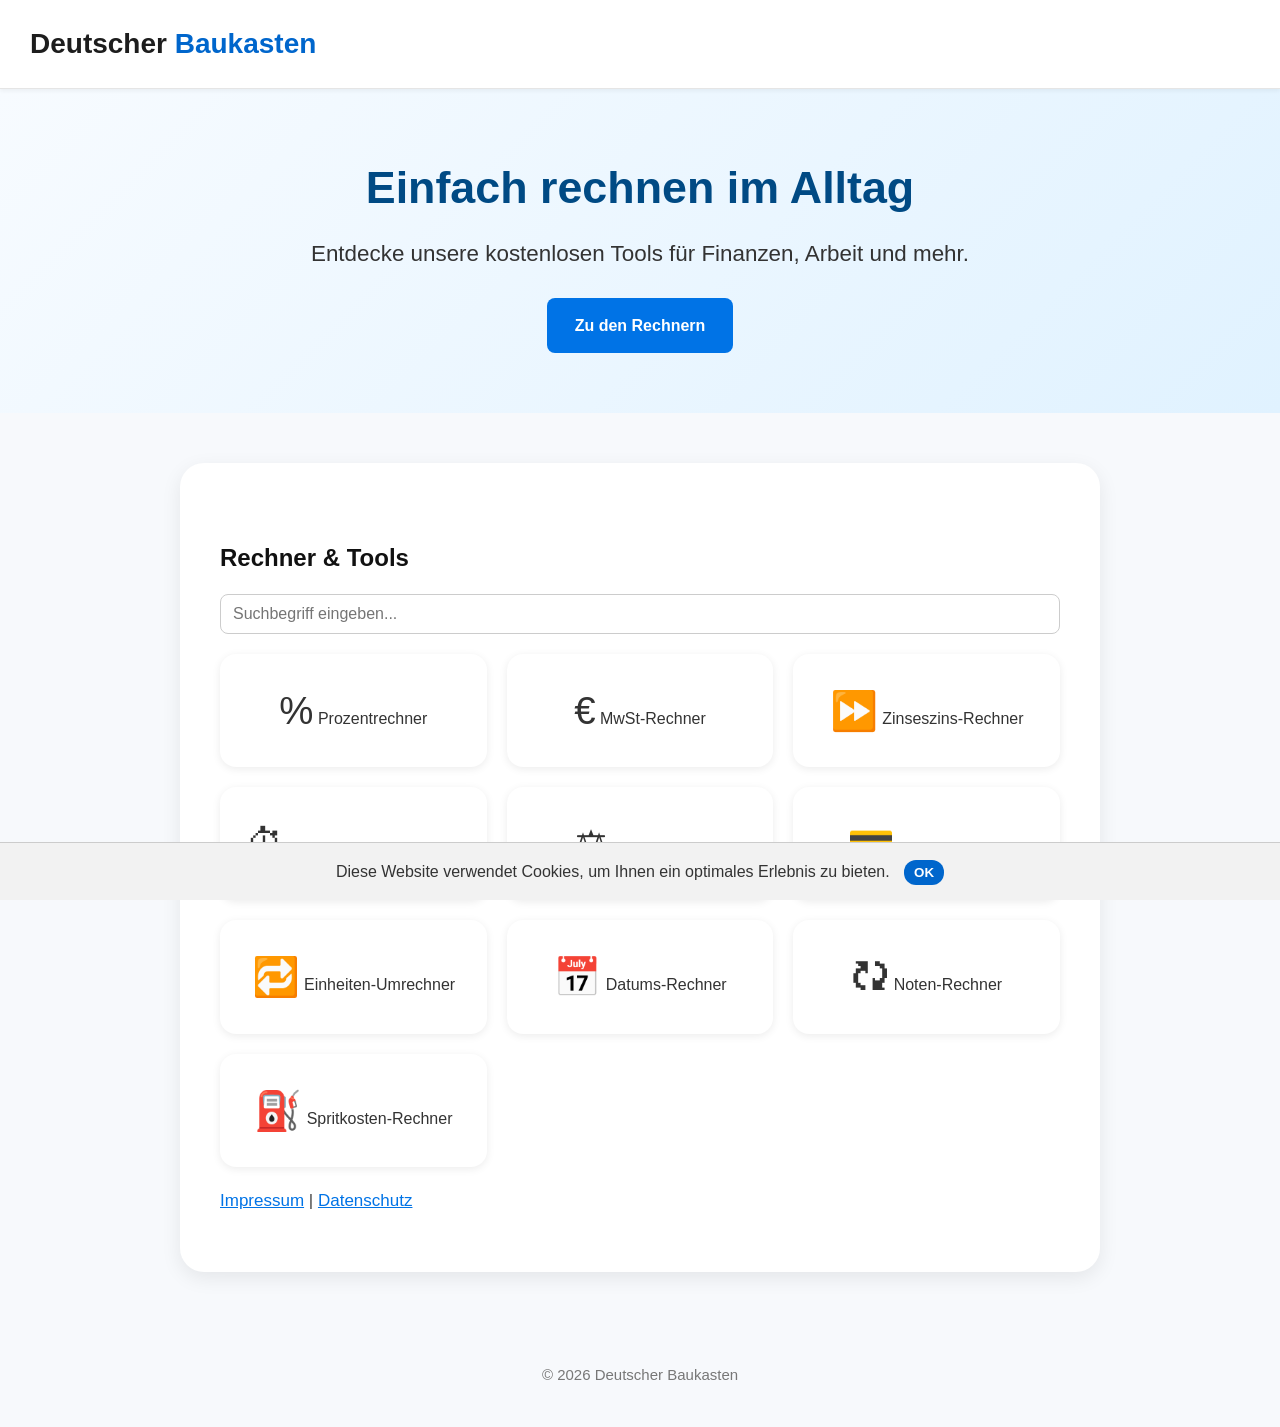
<file: index.html>
<!DOCTYPE html>
<html lang="de">
<head>
  <meta charset="UTF-8">
  <meta name="viewport" content="width=device-width, initial-scale=1.0">
  <title>Deutscher Baukasten – Kostenlose Online-Rechner</title>
  <meta name="description" content="Kostenlose Online-Rechner und Tools für Alltag, Finanzen, Arbeit und mehr – Deutscher Baukasten">
  <meta name="keywords" content="Prozentrechner, Mehrwertsteuer, MwSt, Zinseszins, Arbeitsstunden, BMI, Kreditrechner, Einheiten umrechnen, Datumsrechner, Notenrechner, Spritkosten">
  <link rel="stylesheet" href="styles.css">
  <link rel="canonical" href="https://deutscherbaukasten.de/">
</head>
<body>
  <header>
    <div class="logo">Deutscher <span>Baukasten</span></div>
  </header>
  <main>
    <section class="hero">
      <div class="hero-content">
        <h1>Einfach rechnen im Alltag</h1>
        <p>Entdecke unsere kostenlosen Tools für Finanzen, Arbeit und mehr.</p>
        <a href="#tools" class="cta-button">Zu den Rechnern</a>
      </div>
    </section>
    <div class="wrapper">
      <div class="card">
        <h2 id="tools">Rechner &amp; Tools</h2>
        <div class="search-container">
          <input type="text" id="search" placeholder="Suchbegriff eingeben..." onkeyup="filterList()">
        </div>
        <div class="tool-grid">
          <a class="tool-card" href="prozentrechner.html">
            <span class="tool-icon">%</span>
            <span>Prozentrechner</span>
          </a>
          <a class="tool-card" href="mwst-rechner.html">
            <span class="tool-icon">&#x20AC;</span>
            <span>MwSt-Rechner</span>
          </a>
          <a class="tool-card" href="zinseszins-rechner.html">
            <span class="tool-icon">&#x23E9;</span>
            <span>Zinseszins-Rechner</span>
          </a>
          <a class="tool-card" href="arbeitsstunden-rechner.html">
            <span class="tool-icon">&#x23F1;</span>
            <span>Arbeitsstunden-Rechner</span>
          </a>
          <a class="tool-card" href="bmi-rechner.html">
            <span class="tool-icon">&#x2696;</span>
            <span>BMI-Rechner</span>
          </a>
          <a class="tool-card" href="kredit-rechner.html">
            <span class="tool-icon">&#x1F4B3;</span>
            <span>Kredit-Rechner</span>
          </a>
          <a class="tool-card" href="einheiten-umrechner.html">
            <span class="tool-icon">&#x1F501;</span>
            <span>Einheiten-Umrechner</span>
          </a>
          <a class="tool-card" href="datums-rechner.html">
            <span class="tool-icon">&#x1F4C5;</span>
            <span>Datums-Rechner</span>
          </a>
          <a class="tool-card" href="noten-rechner.html">
            <span class="tool-icon">&#x1F5D8;</span>
            <span>Noten-Rechner</span>
          </a>
          <a class="tool-card" href="spritkosten-rechner.html">
            <span class="tool-icon">&#x26FD;</span>
            <span>Spritkosten-Rechner</span>
          </a>
        </div>
        <p style="margin-top: 20px;">
          <a href="impressum.html" class="legal-link">Impressum</a> | 
          <a href="datenschutz.html" class="legal-link">Datenschutz</a>
        </p>
      </div>
    </div>
  </main>
  <footer>
    &copy; 2026 Deutscher Baukasten
  </footer>
  <div id="cookie-banner" style="display:none;position:fixed;bottom:0;left:0;right:0;background:#f2f2f2;border-top:1px solid #ccc;padding:15px;text-align:center;">
    <span>Diese Website verwendet Cookies, um Ihnen ein optimales Erlebnis zu bieten.</span>
    <button id="accept-cookies" style="margin-left:10px;padding:5px 10px;">OK</button>
  </div>
  <script>
    function filterList() {
      var input = document.getElementById('search');
      var filter = input.value.toLowerCase();
      var cards = document.querySelectorAll('.tool-grid .tool-card');
      cards.forEach(function(card) {
        var text = card.textContent.toLowerCase();
        card.style.display = text.includes(filter) ? '' : 'none';
      });
    }
    (function() {
      var banner = document.getElementById('cookie-banner');
      var accept = document.getElementById('accept-cookies');
      if (!localStorage.getItem('cookies-accepted')) {
        banner.style.display = 'block';
      }
      accept.addEventListener('click', function() {
        localStorage.setItem('cookies-accepted', 'true');
        banner.style.display = 'none';
      });
    })();
  </script>
</body>
</html>
</file>
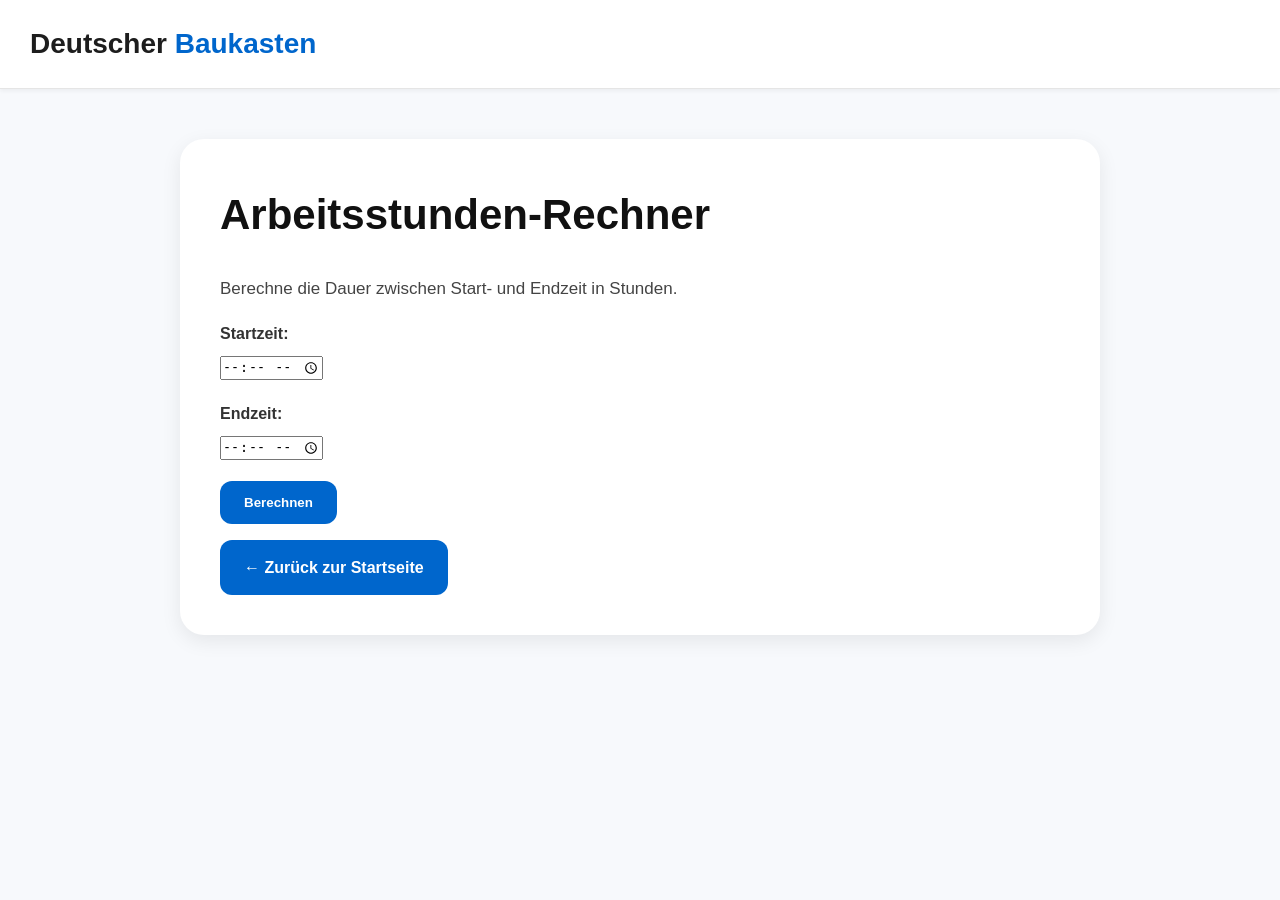
<file: arbeitsstunden-rechner.html>
<!DOCTYPE html>
<html lang="de">
<head>
  <meta charset="UTF-8">
  <meta name="viewport" content="width=device-width, initial-scale=1.0">
  <title>Arbeitsstunden-Rechner - Deutscher Baukasten</title>
  <link rel="stylesheet" href="styles.css">
</head>
<body>
  <header>
    <div class="logo">Deutscher <span>Baukasten</span></div>
  </header>
  <div class="wrapper">
    <div class="card">
      <h1>Arbeitsstunden-Rechner</h1>
      <p>Berechne die Dauer zwischen Start- und Endzeit in Stunden.</p>
      <div class="form-group">
        <label for="start">Startzeit:</label>
        <input type="time" id="start">
      </div>
      <div class="form-group">
        <label for="ende">Endzeit:</label>
        <input type="time" id="ende">
      </div>
      <button onclick="berechnen()">Berechnen</button>
      <p id="ergebnis" style="font-weight:bold; margin-top:10px;"></p>
      <a class="back-button" href="index.html">← Zurück zur Startseite</a>
    </div>
  </div>
  <script>
    function berechnen() {
      var start = document.getElementById('start').value;
      var ende = document.getElementById('ende').value;
      if (start === '' || ende === '') {
        document.getElementById('ergebnis').textContent = 'Bitte Start- und Endzeit eingeben.';
        return;
      }
      var startDate = new Date('1970-01-01T' + start + 'Z');
      var endDate = new Date('1970-01-01T' + ende + 'Z');
      var diffMs = endDate - startDate;
      if (diffMs < 0) {
        diffMs += 24 * 60 * 60 * 1000;
      }
      var hours = diffMs / (1000 * 60 * 60);
      document.getElementById('ergebnis').textContent = 'Dauer: ' + hours.toFixed(2) + ' Stunden';
    }
  </script>
</body>
</html>
</file>
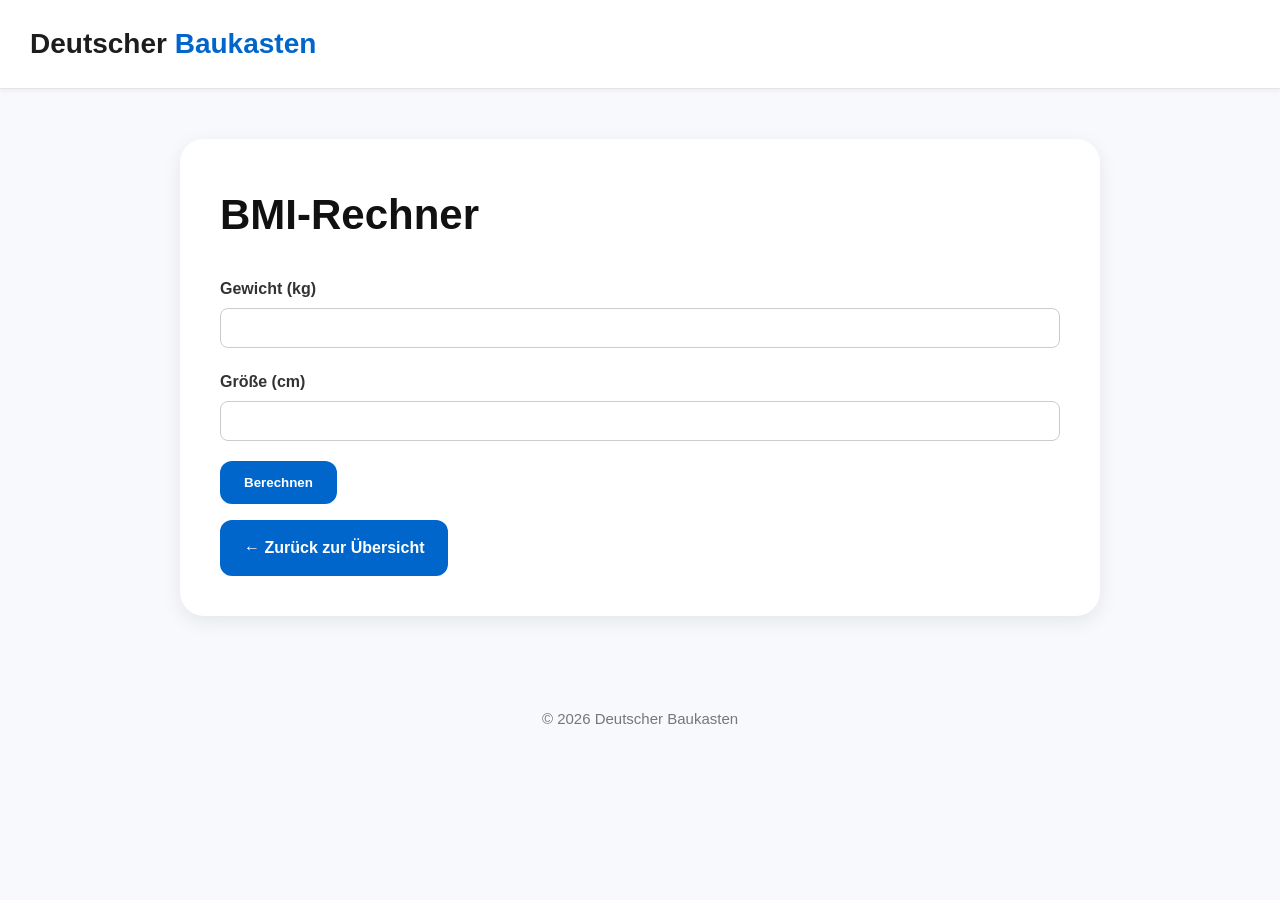
<file: bmi-rechner.html>
<!DOCTYPE html>
<html lang="de">
<head>
  <meta charset="UTF-8">
  <meta name="viewport" content="width=device-width, initial-scale=1.0">
  <title>BMI-Rechner - Deutscher Baukasten</title>
  <link rel="stylesheet" href="styles.css">
</head>
<body>
  <header>
    <div class="logo">Deutscher <span>Baukasten</span></div>
  </header>
  <div class="wrapper">
    <div class="card">
      <h1>BMI-Rechner</h1>
      <form id="bmi-form">
        <div class="form-group">
          <label for="weight">Gewicht (kg)</label>
          <input type="number" id="weight" step="0.1" required>
        </div>
        <div class="form-group">
          <label for="height">Größe (cm)</label>
          <input type="number" id="height" step="0.1" required>
        </div>
        <button type="button" id="bmi-calc">Berechnen</button>
      </form>
      <p id="bmi-result"></p>
      <a class="back-button" href="index.html">← Zurück zur Übersicht</a>
    </div>
  </div>
  <footer>
    © 2026 Deutscher Baukasten
  </footer>
  <script>
    document.getElementById('bmi-calc').addEventListener('click', function() {
      const weight = parseFloat(document.getElementById('weight').value);
      const height = parseFloat(document.getElementById('height').value);
      if (weight > 0 && height > 0) {
        const bmi = weight / Math.pow((height/100), 2);
        document.getElementById('bmi-result').textContent = 'BMI: ' + bmi.toFixed(2);
      } else {
        document.getElementById('bmi-result').textContent = 'Bitte gültige Werte eingeben.';
      }
    });
  </script>
</body>
</html>
</file>
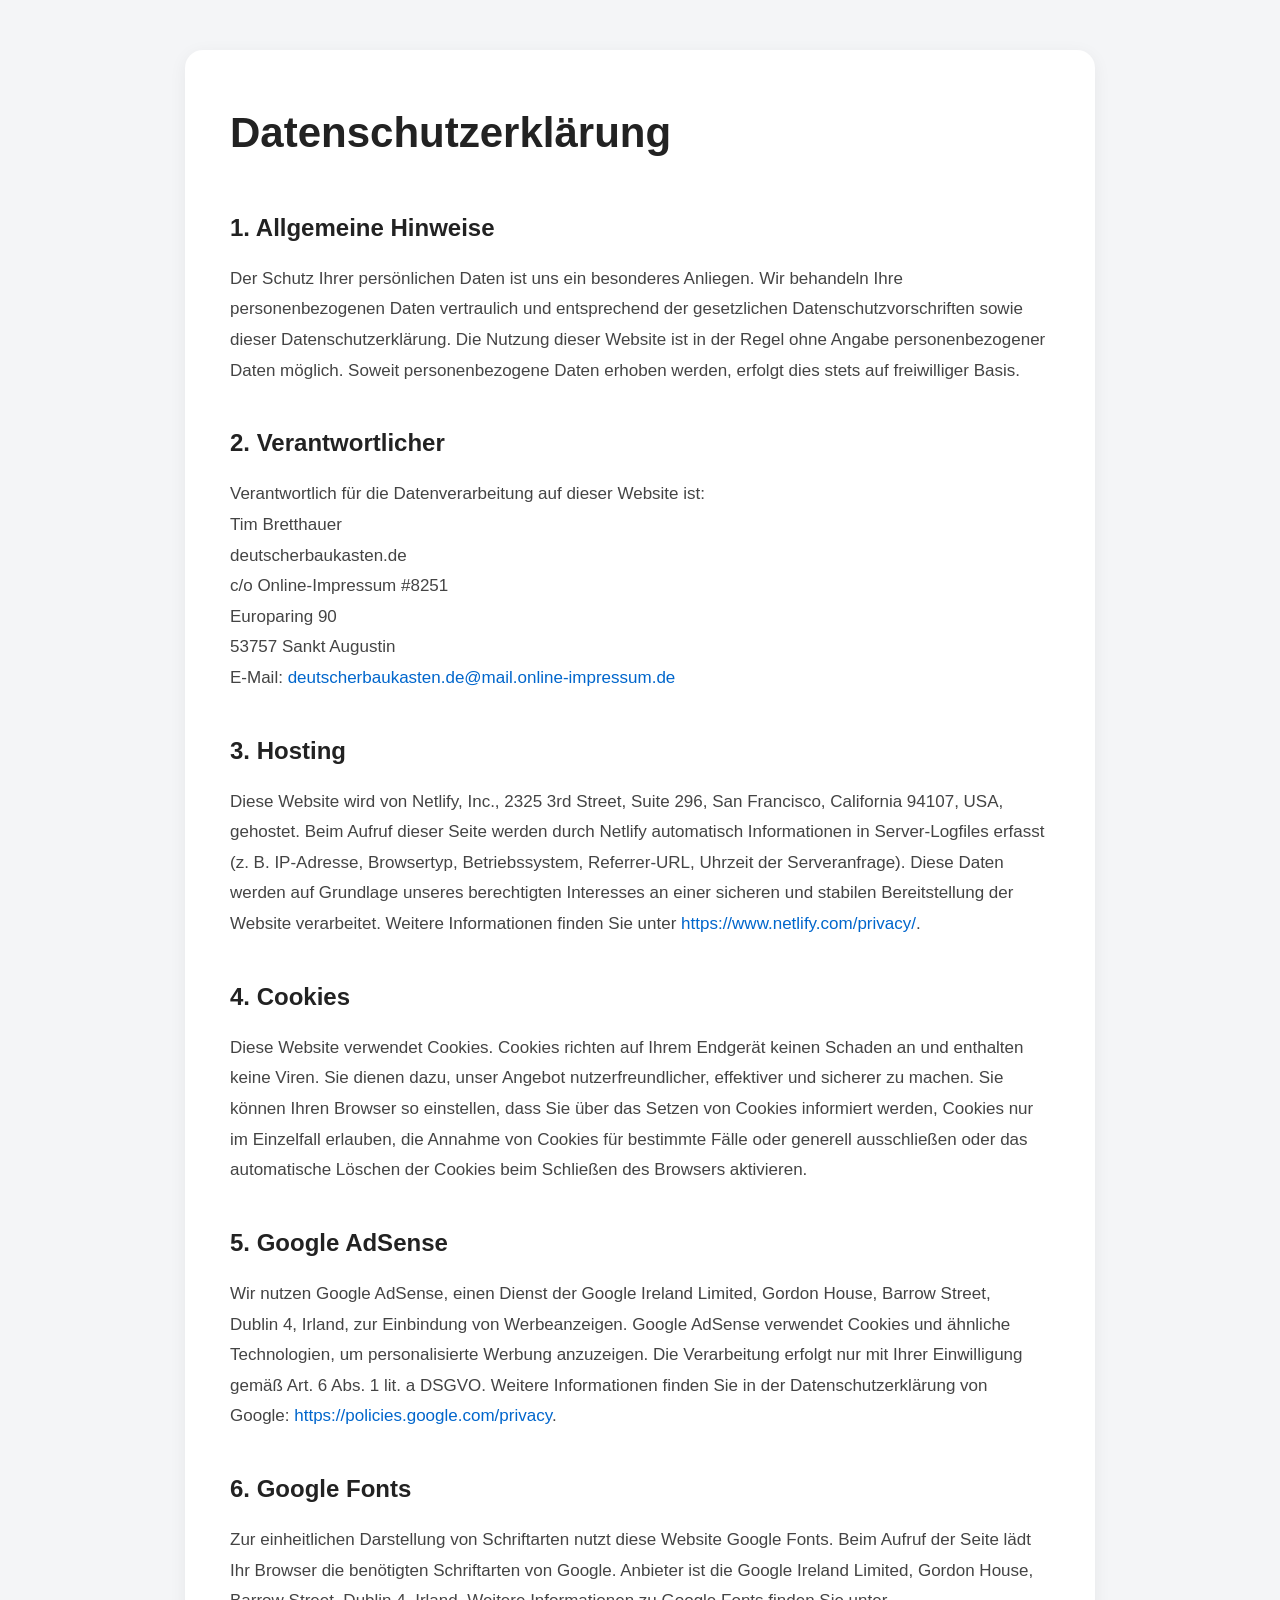
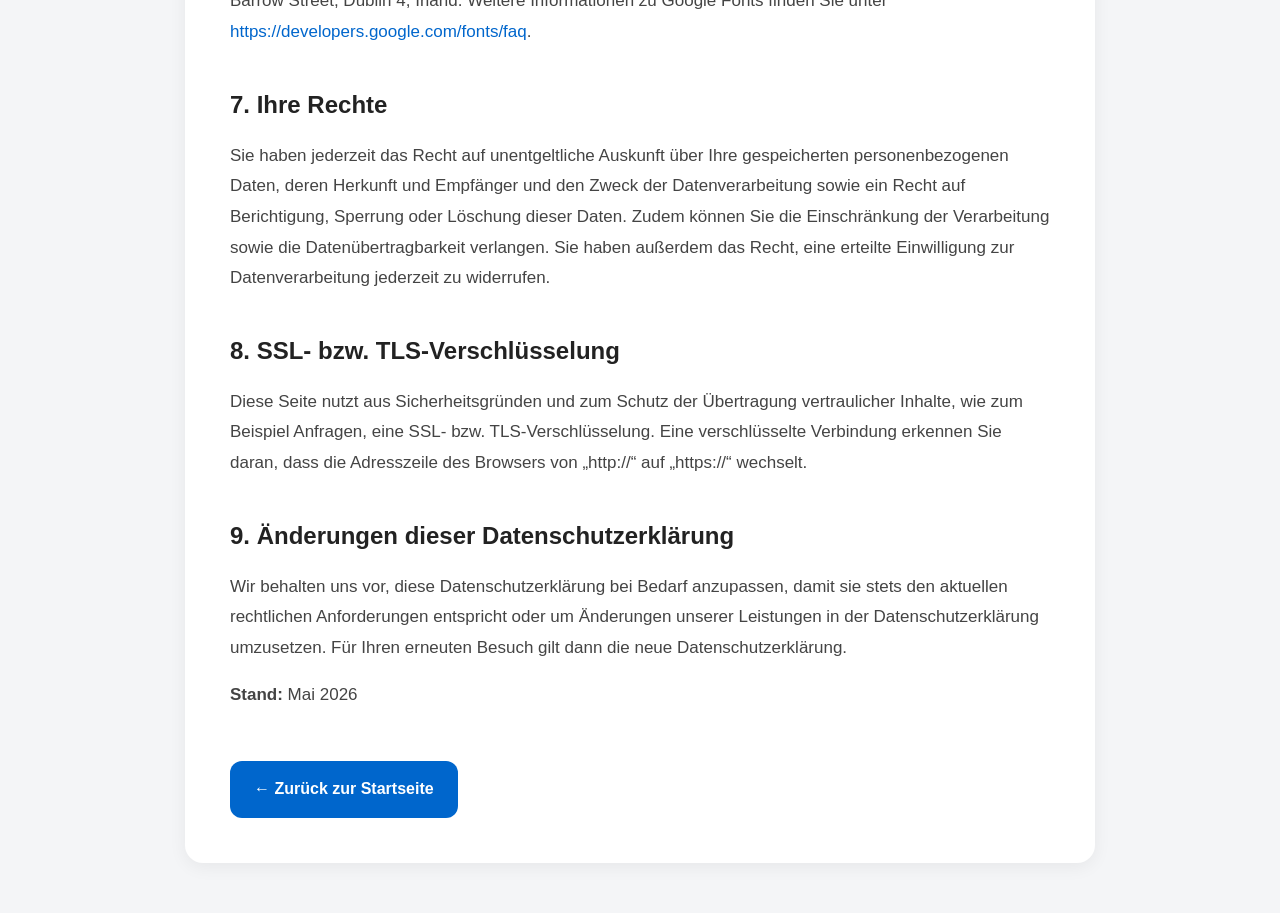
<file: datenschutz.html>
<!DOCTYPE html>
<html lang="de">
<head>
  <meta charset="UTF-8">
  <meta name="viewport" content="width=device-width, initial-scale=1.0">
  <title>Datenschutzerklärung | Deutscher Baukasten</title>
  <style>
    * {
      margin: 0;
      padding: 0;
      box-sizing: border-box;
    }
    body {
      font-family: Arial, Helvetica, sans-serif;
      background: #f4f5f7;
      color: #222;
      line-height: 1.8;
    }
    .wrapper {
      max-width: 950px;
      margin: 50px auto;
      padding: 0 20px;
    }
    .card {
      background: white;
      border-radius: 18px;
      padding: 45px;
      box-shadow: 0 4px 18px rgba(0,0,0,0.06);
    }
    h1 {
      font-size: 42px;
      margin-bottom: 25px;
    }
    h2 {
      margin-top: 35px;
      margin-bottom: 15px;
      font-size: 24px;
    }
    p {
      margin-bottom: 16px;
      color: #444;
      font-size: 17px;
    }
    a {
      color: #0066cc;
      text-decoration: none;
    }
    a:hover {
      text-decoration: underline;
    }
    .back-button {
      display: inline-block;
      margin-top: 35px;
      background: #0066cc;
      color: white;
      padding: 14px 24px;
      border-radius: 12px;
      font-weight: 600;
      text-decoration: none;
      transition: 0.2s ease;
    }
    .back-button:hover {
      background: #0052a3;
    }
  </style>
</head>
<body>
<div class="wrapper">
  <div class="card">
    <h1>Datenschutzerklärung</h1>

    <h2>1. Allgemeine Hinweise</h2>
    <p>
      Der Schutz Ihrer persönlichen Daten ist uns ein besonderes Anliegen. Wir behandeln Ihre personenbezogenen Daten vertraulich und entsprechend der gesetzlichen Datenschutzvorschriften sowie dieser Datenschutzerklärung. 
      Die Nutzung dieser Website ist in der Regel ohne Angabe personenbezogener Daten möglich. Soweit personenbezogene Daten erhoben werden, erfolgt dies stets auf freiwilliger Basis.
    </p>

    <h2>2. Verantwortlicher</h2>
    <p>
      Verantwortlich für die Datenverarbeitung auf dieser Website ist:<br>
      Tim Bretthauer<br>
      deutscherbaukasten.de<br>
      c/o Online-Impressum #8251<br>
      Europaring 90<br>
      53757 Sankt Augustin<br>
      E-Mail: <a href="mailto:deutscherbaukasten.de@mail.online-impressum.de">deutscherbaukasten.de@mail.online-impressum.de</a>
    </p>

    <h2>3. Hosting</h2>
    <p>
      Diese Website wird von Netlify, Inc., 2325 3rd Street, Suite&nbsp;296, San&nbsp;Francisco, California&nbsp;94107, USA, gehostet. Beim Aufruf dieser Seite werden durch Netlify automatisch Informationen in Server‑Logfiles erfasst (z.&nbsp;B. IP-Adresse, Browsertyp, Betriebssystem, Referrer‑URL, Uhrzeit der Serveranfrage). 
      Diese Daten werden auf Grundlage unseres berechtigten Interesses an einer sicheren und stabilen Bereitstellung der Website verarbeitet. Weitere Informationen finden Sie unter <a href="https://www.netlify.com/privacy/">https://www.netlify.com/privacy/</a>.
    </p>

    <h2>4. Cookies</h2>
    <p>
      Diese Website verwendet Cookies. Cookies richten auf Ihrem Endgerät keinen Schaden an und enthalten keine Viren. Sie dienen dazu, unser Angebot nutzerfreundlicher, effektiver und sicherer zu machen. 
      Sie können Ihren Browser so einstellen, dass Sie über das Setzen von Cookies informiert werden, Cookies nur im Einzelfall erlauben, die Annahme von Cookies für bestimmte Fälle oder generell ausschließen oder das automatische Löschen der Cookies beim Schließen des Browsers aktivieren.
    </p>

    <h2>5. Google AdSense</h2>
    <p>
      Wir nutzen Google&nbsp;AdSense, einen Dienst der Google Ireland Limited, Gordon House, Barrow Street, Dublin&nbsp;4, Irland, zur Einbindung von Werbeanzeigen. Google&nbsp;AdSense verwendet Cookies und ähnliche Technologien, um personalisierte Werbung anzuzeigen. 
      Die Verarbeitung erfolgt nur mit Ihrer Einwilligung gemäß Art.&nbsp;6&nbsp;Abs.&nbsp;1&nbsp;lit.&nbsp;a&nbsp;DSGVO. Weitere Informationen finden Sie in der Datenschutzerklärung von Google: <a href="https://policies.google.com/privacy">https://policies.google.com/privacy</a>.
    </p>

    <h2>6. Google Fonts</h2>
    <p>
      Zur einheitlichen Darstellung von Schriftarten nutzt diese Website Google&nbsp;Fonts. Beim Aufruf der Seite lädt Ihr Browser die benötigten Schriftarten von Google. Anbieter ist die Google Ireland Limited, Gordon House, Barrow Street, Dublin&nbsp;4, Irland. 
      Weitere Informationen zu Google&nbsp;Fonts finden Sie unter <a href="https://developers.google.com/fonts/faq">https://developers.google.com/fonts/faq</a>.
    </p>

    <h2>7. Ihre Rechte</h2>
    <p>
      Sie haben jederzeit das Recht auf unentgeltliche Auskunft über Ihre gespeicherten personenbezogenen Daten, deren Herkunft und Empfänger und den Zweck der Datenverarbeitung sowie ein Recht auf Berichtigung, Sperrung oder Löschung dieser Daten. 
      Zudem können Sie die Einschränkung der Verarbeitung sowie die Datenübertragbarkeit verlangen. Sie haben außerdem das Recht, eine erteilte Einwilligung zur Datenverarbeitung jederzeit zu widerrufen.
    </p>

    <h2>8. SSL‑ bzw. TLS‑Verschlüsselung</h2>
    <p>
      Diese Seite nutzt aus Sicherheitsgründen und zum Schutz der Übertragung vertraulicher Inhalte, wie zum Beispiel Anfragen, eine SSL‑ bzw. TLS‑Verschlüsselung. Eine verschlüsselte Verbindung erkennen Sie daran, dass die Adresszeile des Browsers von „http://“ auf „https://“ wechselt.
    </p>

    <h2>9. Änderungen dieser Datenschutzerklärung</h2>
    <p>
      Wir behalten uns vor, diese Datenschutzerklärung bei Bedarf anzupassen, damit sie stets den aktuellen rechtlichen Anforderungen entspricht oder um Änderungen unserer Leistungen in der Datenschutzerklärung umzusetzen. Für Ihren erneuten Besuch gilt dann die neue Datenschutzerklärung.
    </p>

    <p><strong>Stand:</strong> Mai&nbsp;2026</p>

    <a class="back-button" href="index.html">← Zurück zur Startseite</a>
  </div>
</div>
</body>
</html>
</file>
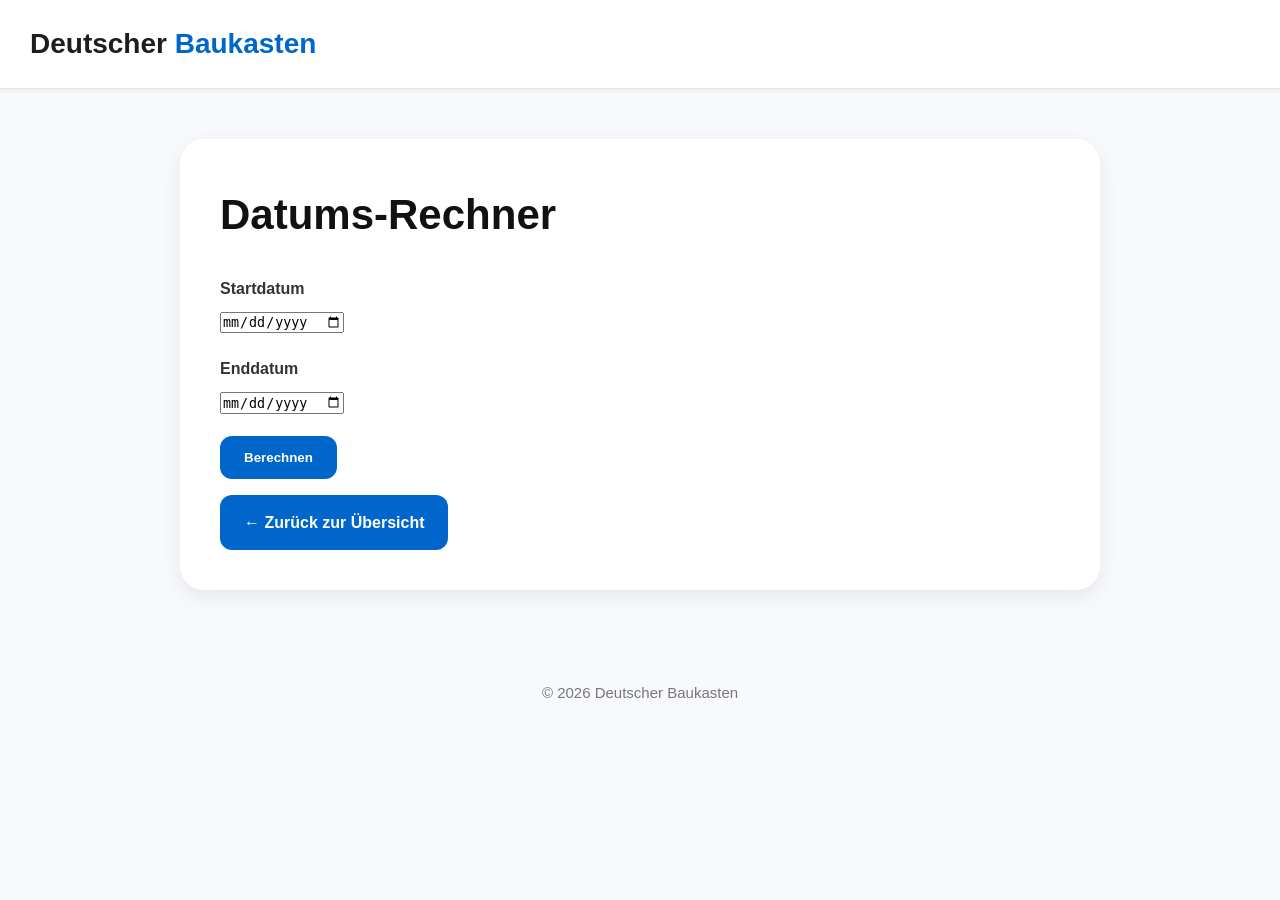
<file: datums-rechner.html>
<!DOCTYPE html>
<html lang="de">
<head>
  <meta charset="UTF-8">
  <meta name="viewport" content="width=device-width, initial-scale=1.0">
  <title>Datums-Rechner - Deutscher Baukasten</title>
  <link rel="stylesheet" href="styles.css">
</head>
<body>
  <header>
    <div class="logo">Deutscher <span>Baukasten</span></div>
  </header>
  <div class="wrapper">
    <div class="card">
      <h1>Datums-Rechner</h1>
      <form id="date-form">
        <div class="form-group">
          <label for="start-date">Startdatum</label>
          <input type="date" id="start-date" required>
        </div>
        <div class="form-group">
          <label for="end-date">Enddatum</label>
          <input type="date" id="end-date" required>
        </div>
        <button type="button" id="date-calc">Berechnen</button>
      </form>
      <p id="date-result"></p>
      <a class="back-button" href="index.html">← Zurück zur Übersicht</a>
    </div>
  </div>
  <footer>
    © 2026 Deutscher Baukasten
  </footer>
  <script>
    document.getElementById('date-calc').addEventListener('click', function() {
      const start = document.getElementById('start-date').value;
      const end = document.getElementById('end-date').value;
      if (start && end) {
        const startDate = new Date(start);
        const endDate = new Date(end);
        const diffMs = endDate - startDate;
        const diffDays = Math.round(diffMs / (1000 * 60 * 60 * 24));
        document.getElementById('date-result').textContent = 'Tage Unterschied: ' + diffDays;
      } else {
        document.getElementById('date-result').textContent = 'Bitte beide Daten wählen.';
      }
    });
  </script>
</body>
</html>
</file>
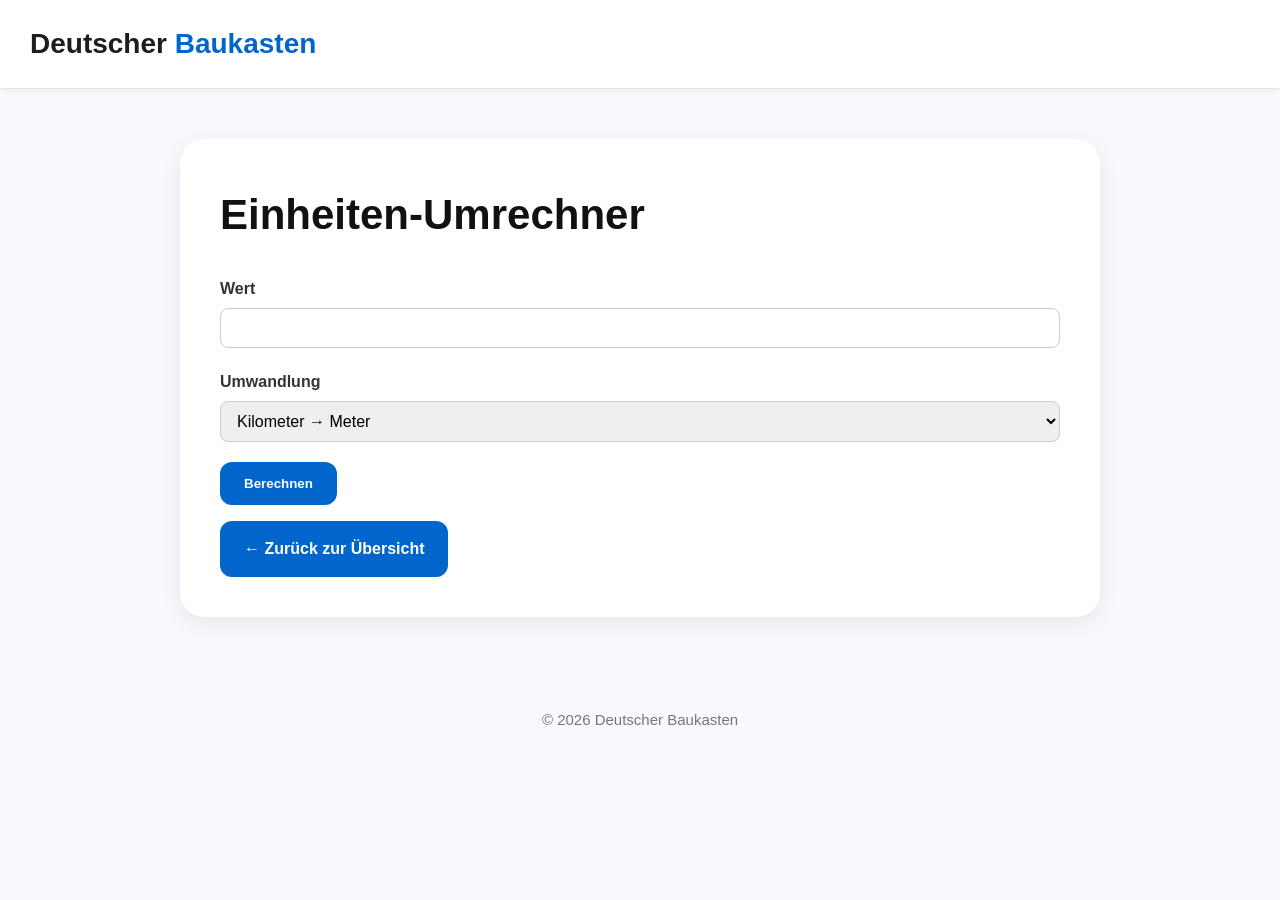
<file: einheiten-umrechner.html>
<!DOCTYPE html>
<html lang="de">
<head>
  <meta charset="UTF-8">
  <meta name="viewport" content="width=device-width, initial-scale=1.0">
  <title>Einheiten-Umrechner - Deutscher Baukasten</title>
  <link rel="stylesheet" href="styles.css">
</head>
<body>
  <header>
    <div class="logo">Deutscher <span>Baukasten</span></div>
  </header>
  <div class="wrapper">
    <div class="card">
      <h1>Einheiten-Umrechner</h1>
      <form id="convert-form">
        <div class="form-group">
          <label for="convert-value">Wert</label>
          <input type="number" id="convert-value" step="0.0001" required>
        </div>
        <div class="form-group">
          <label for="convert-type">Umwandlung</label>
          <select id="convert-type">
            <option value="km-m">Kilometer → Meter</option>
            <option value="m-km">Meter → Kilometer</option>
            <option value="kg-g">Kilogramm → Gramm</option>
            <option value="g-kg">Gramm → Kilogramm</option>
          </select>
        </div>
        <button type="button" id="convert-calc">Berechnen</button>
      </form>
      <p id="convert-result"></p>
      <a class="back-button" href="index.html">← Zurück zur Übersicht</a>
    </div>
  </div>
  <footer>
    © 2026 Deutscher Baukasten
  </footer>
  <script>
    document.getElementById('convert-calc').addEventListener('click', function() {
      const value = parseFloat(document.getElementById('convert-value').value);
      const type = document.getElementById('convert-type').value;
      let result = null;
      if (!isNaN(value)) {
        switch(type) {
          case 'km-m':
            result = value * 1000;
            break;
          case 'm-km':
            result = value / 1000;
            break;
          case 'kg-g':
            result = value * 1000;
            break;
          case 'g-kg':
            result = value / 1000;
            break;
        }
        document.getElementById('convert-result').textContent = 'Ergebnis: ' + result;
      } else {
        document.getElementById('convert-result').textContent = 'Bitte einen gültigen Wert eingeben.';
      }
    });
  </script>
</body>
</html>
</file>
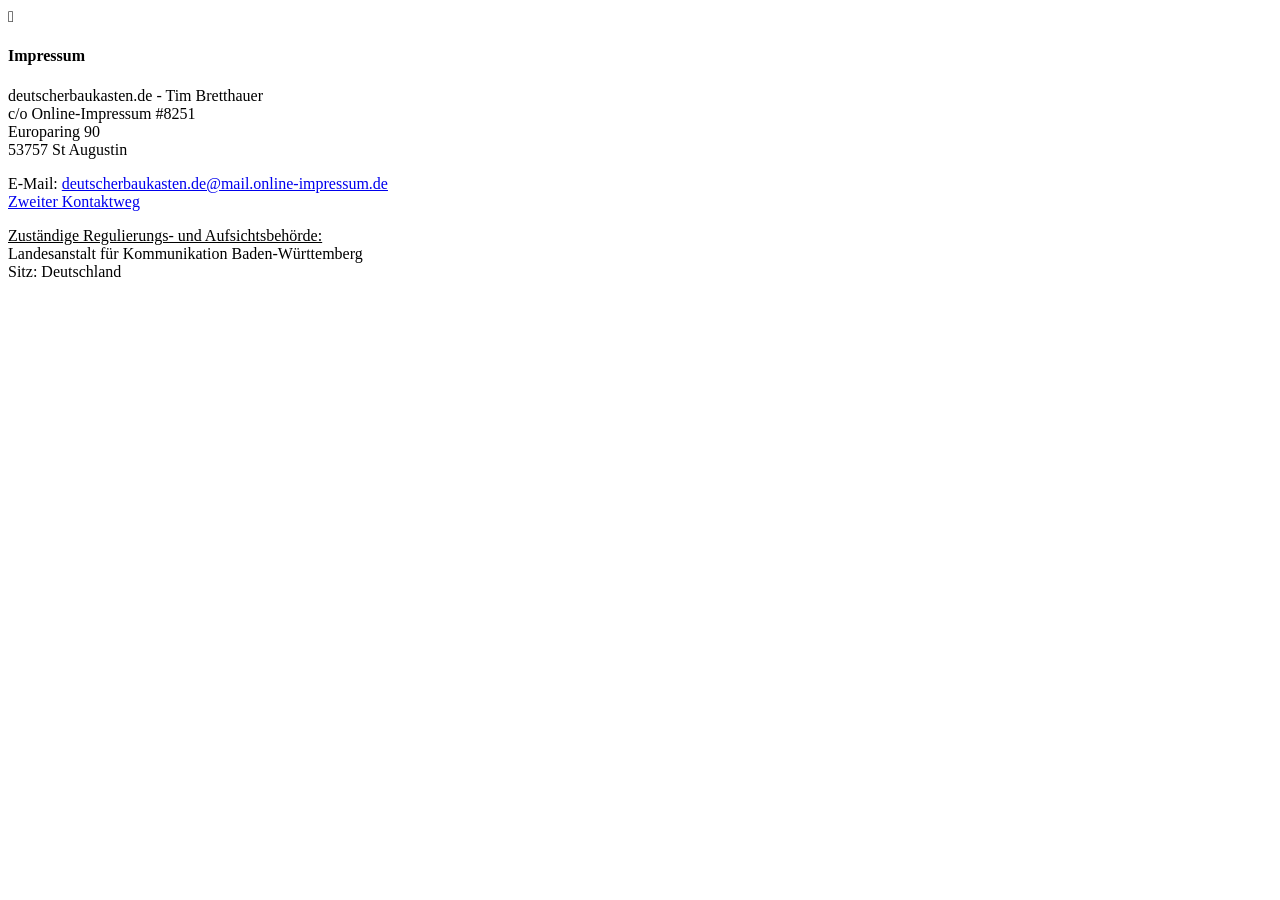
<file: impressum.html>
<!DOCTYPE html>
<html lang="de">
<head>
    <meta charset="UTF-8">
    <meta name="viewport" content="width=device-width, initial-scale=1.0">
    <title>Impressum | Deutscher Baukasten</title>
</head>
<body>

<div id="impressum" class="et_pb_module et_pb_blurb et_pb_blurb_0_tb_footer et_pb_text_align_left et_pb_blurb_position_left et_pb_bg_layout_light et_pb_blurb_position_left_tablet et_pb_blurb_position_top_phone">
    <div class="et_pb_blurb_content">
        <div class="et_pb_main_blurb_image">
            <span class="et_pb_image_wrap"><span class="et-waypoint et_pb_animation_top et_pb_animation_top_tablet et_pb_animation_top_phone et-pb-icon et-animated"></span></span>
        </div>
        <div class="et_pb_blurb_container">
            <h4 class="et_pb_module_header"><span>Impressum</span></h4>
            <div class="et_pb_blurb_description">
                <p>deutscherbaukasten.de - Tim Bretthauer<br>c/o Online-Impressum #8251<br>Europaring 90<br>53757 St Augustin</p>
                <p>E-Mail: <a href="mailto:deutscherbaukasten.de@mail.online-impressum.de">deutscherbaukasten.de@mail.online-impressum.de</a><br><a href="#Zweiter_Kontaktweg" data-trigger-click="Zweiter_Kontaktweg">Zweiter Kontaktweg</a></p>
                <p><u>Zuständige Regulierungs- und Aufsichtsbehörde:</u><br>Landesanstalt für Kommunikation Baden-Württemberg<br>Sitz: Deutschland</p>
            </div>
        </div>
    </div>
</div>

</body>
</html>
</file>
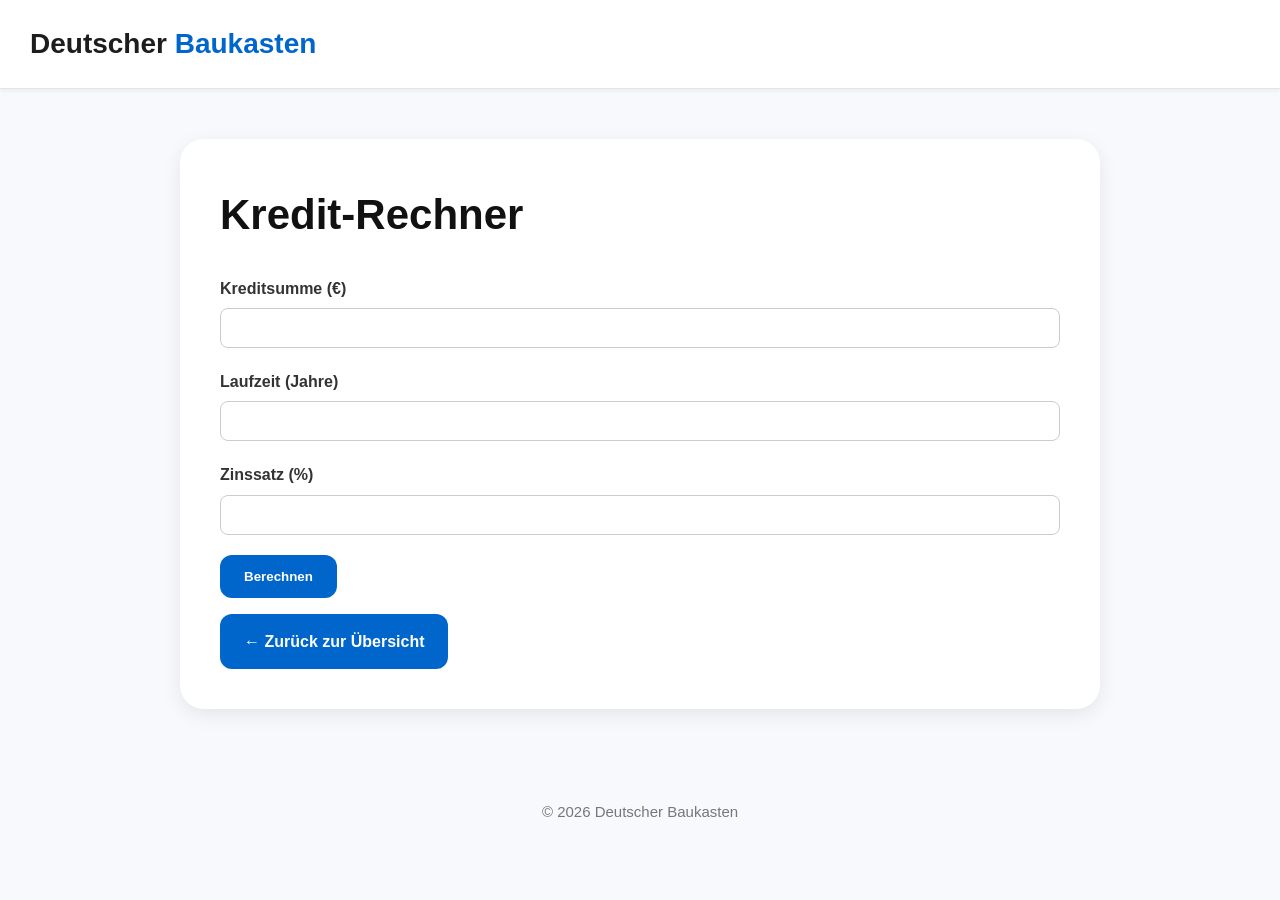
<file: kredit-rechner.html>
<!DOCTYPE html>
<html lang="de">
<head>
  <meta charset="UTF-8">
  <meta name="viewport" content="width=device-width, initial-scale=1.0">
  <title>Kredit-Rechner - Deutscher Baukasten</title>
  <link rel="stylesheet" href="styles.css">
</head>
<body>
  <header>
    <div class="logo">Deutscher <span>Baukasten</span></div>
  </header>
  <div class="wrapper">
    <div class="card">
      <h1>Kredit-Rechner</h1>
      <form id="loan-form">
        <div class="form-group">
          <label for="loan-amount">Kreditsumme (€)</label>
          <input type="number" id="loan-amount" step="0.01" required>
        </div>
        <div class="form-group">
          <label for="loan-years">Laufzeit (Jahre)</label>
          <input type="number" id="loan-years" step="1" required>
        </div>
        <div class="form-group">
          <label for="loan-rate">Zinssatz (%)</label>
          <input type="number" id="loan-rate" step="0.01" required>
        </div>
        <button type="button" id="loan-calc">Berechnen</button>
      </form>
      <p id="loan-result"></p>
      <a class="back-button" href="index.html">← Zurück zur Übersicht</a>
    </div>
  </div>
  <footer>
    © 2026 Deutscher Baukasten
  </footer>
  <script>
    document.getElementById('loan-calc').addEventListener('click', function() {
      const amount = parseFloat(document.getElementById('loan-amount').value);
      const years = parseFloat(document.getElementById('loan-years').value);
      const rate = parseFloat(document.getElementById('loan-rate').value);
      if (amount > 0 && years > 0 && rate >= 0) {
        const monthlyRate = rate / 100 / 12;
        const totalPayments = years * 12;
        const payment = (amount * monthlyRate) / (1 - Math.pow(1 + monthlyRate, -totalPayments));
        document.getElementById('loan-result').textContent = 'Monatliche Rate: ' + payment.toFixed(2) + ' €';
      } else {
        document.getElementById('loan-result').textContent = 'Bitte gültige Werte eingeben.';
      }
    });
  </script>
</body>
</html>
</file>
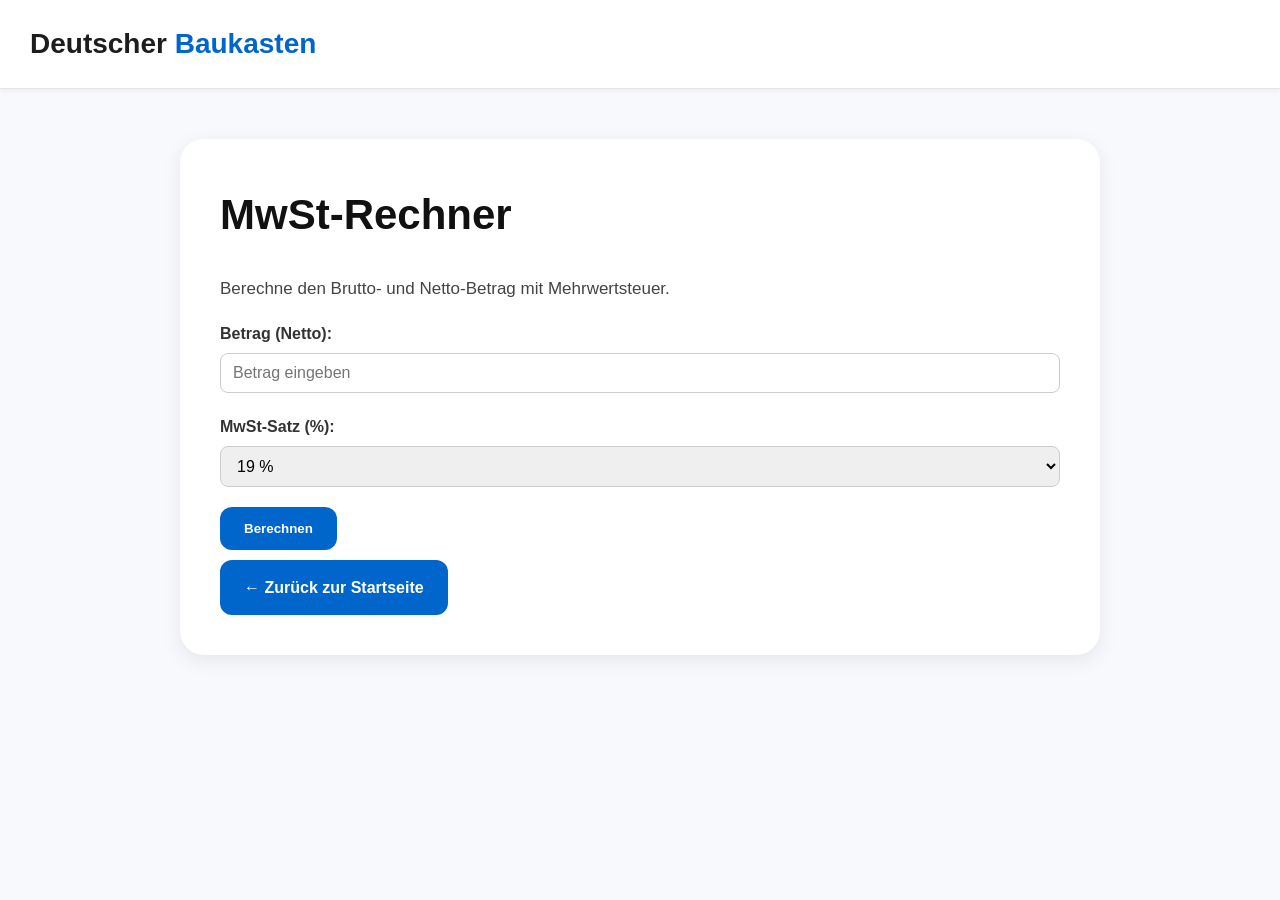
<file: mwst-rechner.html>
<!DOCTYPE html>
<html lang="de">
<head>
  <meta charset="UTF-8">
  <meta name="viewport" content="width=device-width, initial-scale=1.0">
  <title>MwSt-Rechner - Deutscher Baukasten</title>
  <link rel="stylesheet" href="styles.css">
</head>
<body>
  <header>
    <div class="logo">Deutscher <span>Baukasten</span></div>
  </header>
  <div class="wrapper">
    <div class="card">
      <h1>MwSt-Rechner</h1>
      <p>Berechne den Brutto- und Netto-Betrag mit Mehrwertsteuer.</p>
      <div class="form-group">
        <label for="betrag">Betrag (Netto):</label>
        <input type="number" id="betrag" placeholder="Betrag eingeben">
      </div>
      <div class="form-group">
        <label for="steuersatz">MwSt-Satz (%):</label>
        <select id="steuersatz">
          <option value="19">19 %</option>
          <option value="7">7 %</option>
        </select>
      </div>
      <button onclick="berechnen()">Berechnen</button>
      <div id="ergebnis" style="margin-top:10px; font-weight:bold;"></div>
      <a class="back-button" href="index.html">← Zurück zur Startseite</a>
    </div>
  </div>
  <script>
    function berechnen() {
      var betrag = parseFloat(document.getElementById('betrag').value);
      var steuersatz = parseFloat(document.getElementById('steuersatz').value);
      if (isNaN(betrag) || isNaN(steuersatz)) {
        document.getElementById('ergebnis').innerHTML = 'Bitte Betrag eingeben.';
        return;
      }
      var mwst = betrag * steuersatz / 100;
      var brutto = betrag + mwst;
      document.getElementById('ergebnis').innerHTML = 'MwSt: ' + mwst.toFixed(2) + ' €<br>Bruttobetrag: ' + brutto.toFixed(2) + ' €';
    }
  </script>
</body>
</html>
</file>
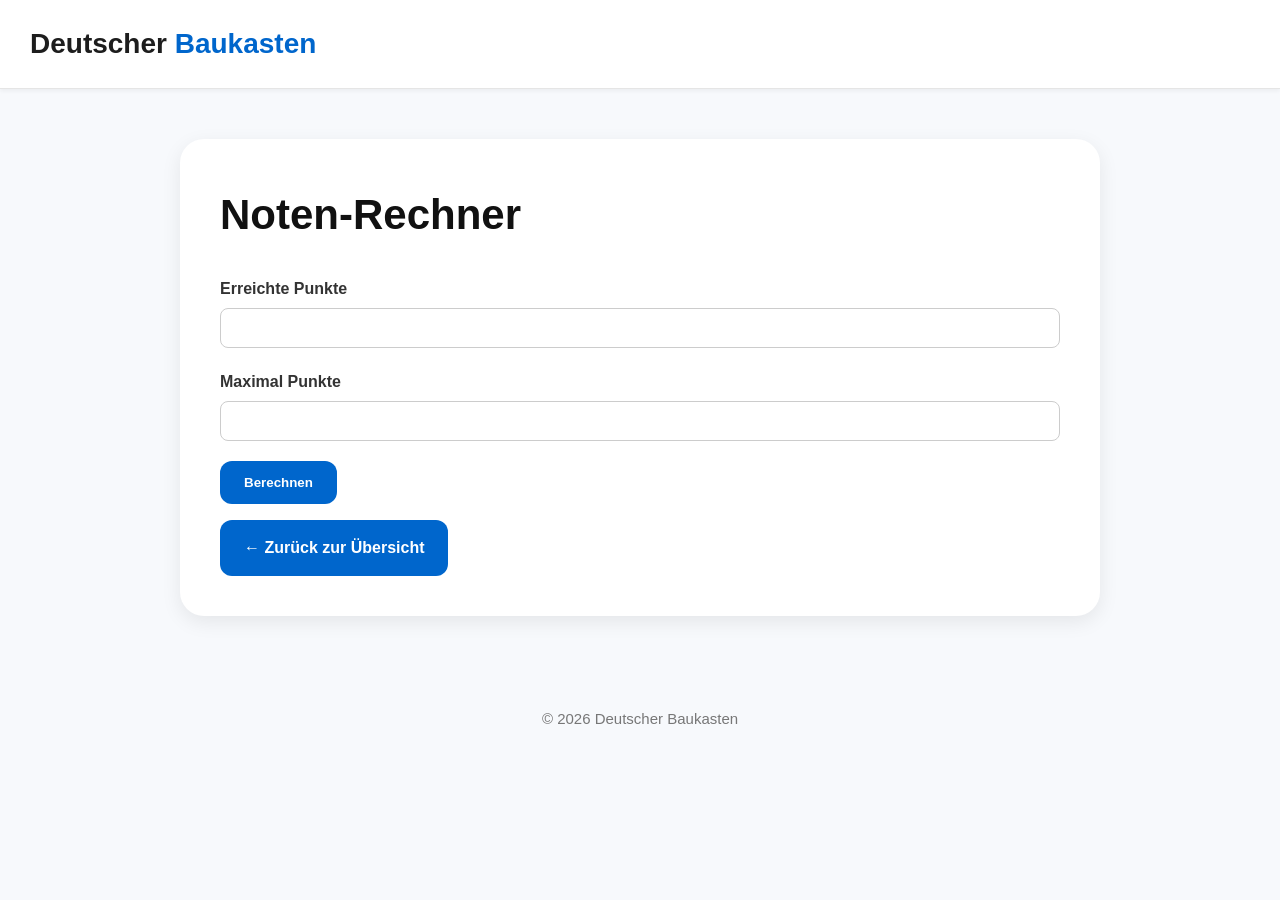
<file: noten-rechner.html>
<!DOCTYPE html>
<html lang="de">
<head>
  <meta charset="UTF-8">
  <meta name="viewport" content="width=device-width, initial-scale=1.0">
  <title>Noten-Rechner - Deutscher Baukasten</title>
  <link rel="stylesheet" href="styles.css">
</head>
<body>
  <header>
    <div class="logo">Deutscher <span>Baukasten</span></div>
  </header>
  <div class="wrapper">
    <div class="card">
      <h1>Noten-Rechner</h1>
      <form id="grade-form">
        <div class="form-group">
          <label for="points-earned">Erreichte Punkte</label>
          <input type="number" id="points-earned" step="0.01" required>
        </div>
        <div class="form-group">
          <label for="points-max">Maximal Punkte</label>
          <input type="number" id="points-max" step="0.01" required>
        </div>
        <button type="button" id="grade-calc">Berechnen</button>
      </form>
      <p id="grade-result"></p>
      <a class="back-button" href="index.html">← Zurück zur Übersicht</a>
    </div>
  </div>
  <footer>
    © 2026 Deutscher Baukasten
  </footer>
  <script>
    document.getElementById('grade-calc').addEventListener('click', function() {
      const earned = parseFloat(document.getElementById('points-earned').value);
      const max = parseFloat(document.getElementById('points-max').value);
      if (earned >= 0 && max > 0) {
        const percent = (earned / max) * 100;
        document.getElementById('grade-result').textContent = 'Prozent: ' + percent.toFixed(2) + '%';
      } else {
        document.getElementById('grade-result').textContent = 'Bitte gültige Werte eingeben.';
      }
    });
  </script>
</body>
</html>
</file>
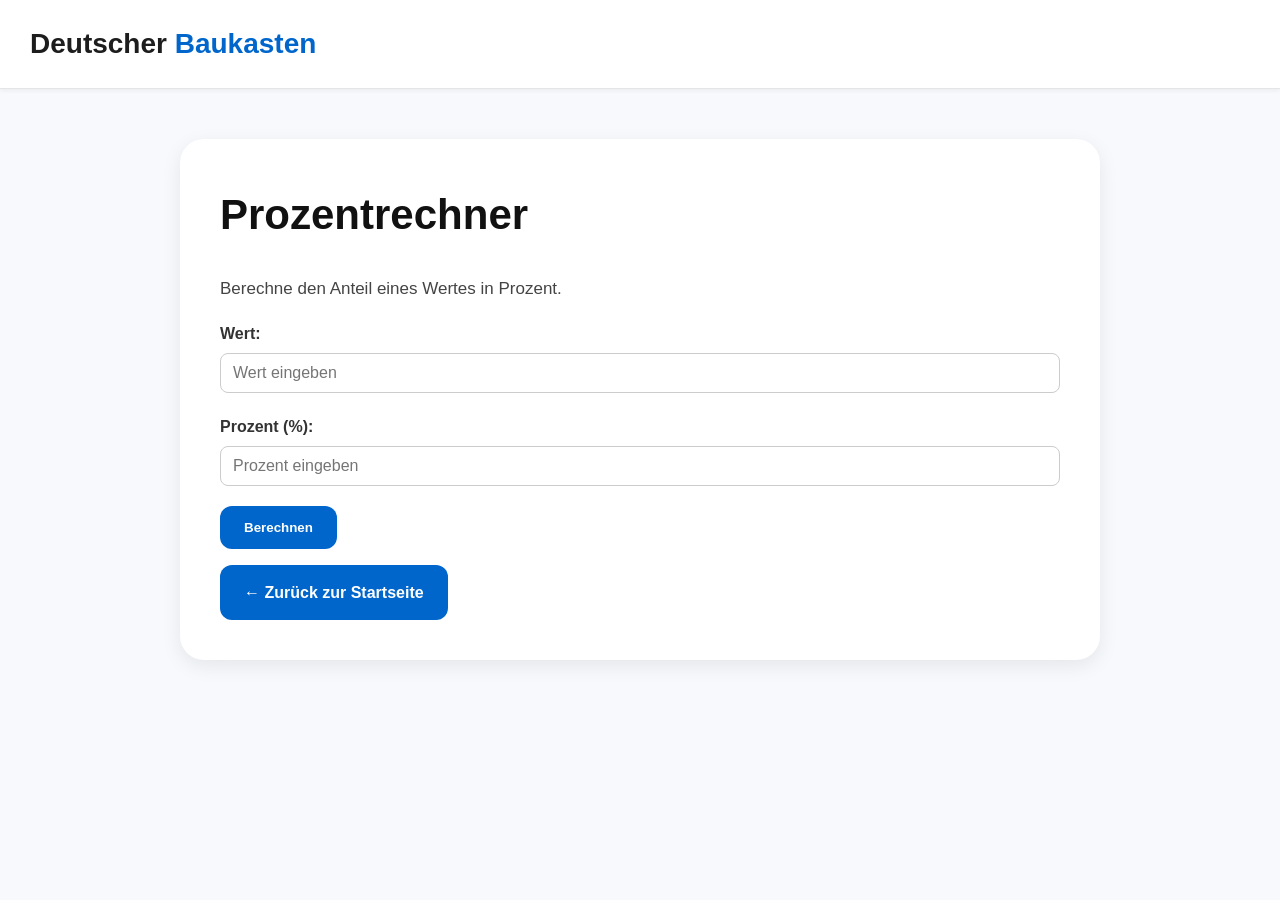
<file: prozentrechner.html>
<!DOCTYPE html>
<html lang="de">
<head>
  <meta charset="UTF-8">
  <meta name="viewport" content="width=device-width, initial-scale=1.0">
  <title>Prozentrechner - Deutscher Baukasten</title>
  <link rel="stylesheet" href="styles.css">
</head>
<body>
  <header>
    <div class="logo">Deutscher <span>Baukasten</span></div>
  </header>
  <div class="wrapper">
    <div class="card">
      <h1>Prozentrechner</h1>
      <p>Berechne den Anteil eines Wertes in Prozent.</p>
      <div class="form-group">
        <label for="value">Wert:</label>
        <input type="number" id="value" placeholder="Wert eingeben">
      </div>
      <div class="form-group">
        <label for="percent">Prozent (%):</label>
        <input type="number" id="percent" placeholder="Prozent eingeben">
      </div>
      <button onclick="berechnen()">Berechnen</button>
      <p id="ergebnis" style="font-weight:bold; margin-top:10px;"></p>
      <a class="back-button" href="index.html">← Zurück zur Startseite</a>
    </div>
  </div>
  <script>
    function berechnen() {
      var value = parseFloat(document.getElementById('value').value);
      var percent = parseFloat(document.getElementById('percent').value);
      if (isNaN(value) || isNaN(percent)) {
        document.getElementById('ergebnis').textContent = 'Bitte beide Werte eingeben.';
        return;
      }
      var result = value * percent / 100;
      document.getElementById('ergebnis').textContent = percent + '% von ' + value + ' = ' + result.toFixed(2);
    }
  </script>
</body>
</html>
</file>
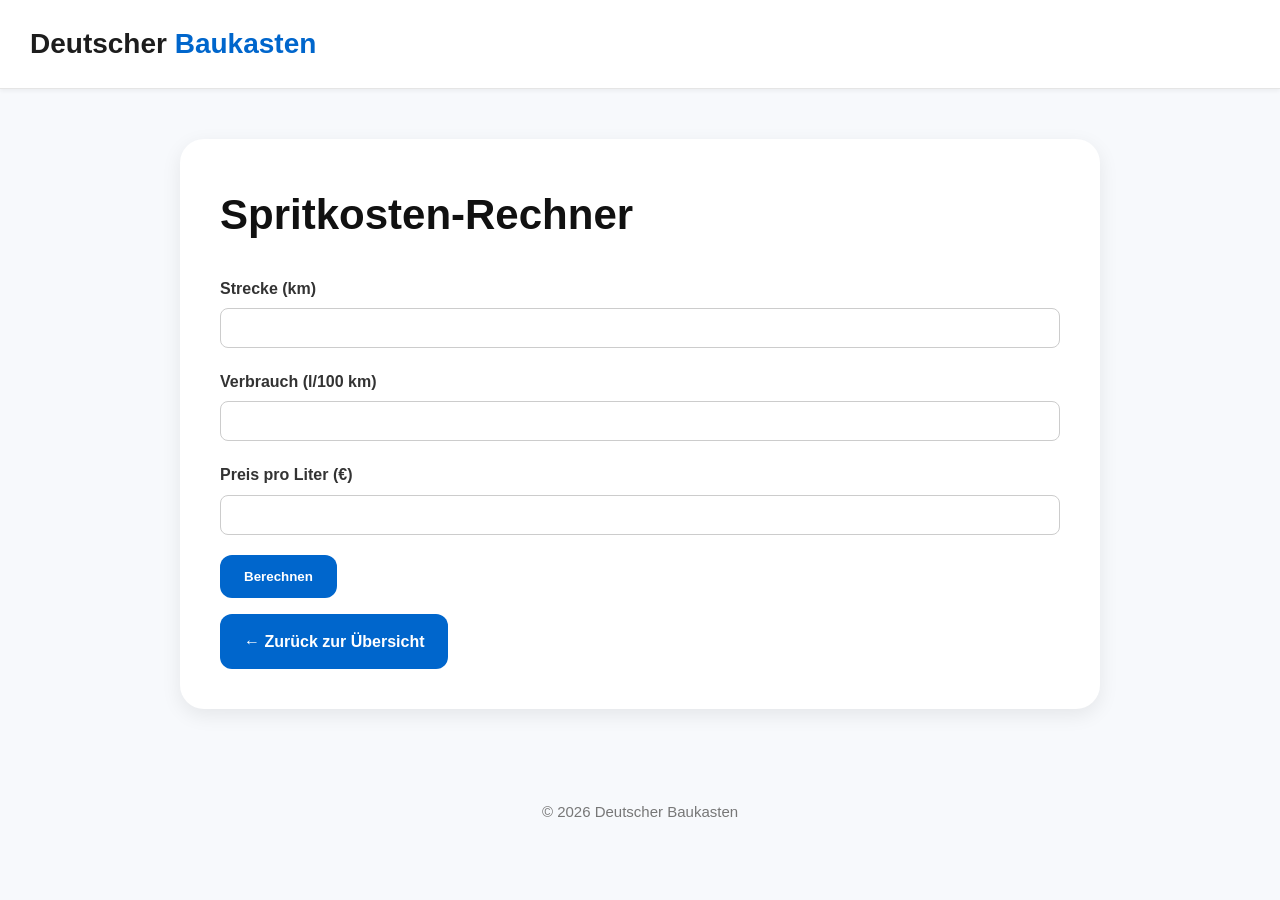
<file: spritkosten-rechner.html>
<!DOCTYPE html>
<html lang="de">
<head>
  <meta charset="UTF-8">
  <meta name="viewport" content="width=device-width, initial-scale=1.0">
  <title>Spritkosten-Rechner - Deutscher Baukasten</title>
  <link rel="stylesheet" href="styles.css">
</head>
<body>
  <header>
    <div class="logo">Deutscher <span>Baukasten</span></div>
  </header>
  <div class="wrapper">
    <div class="card">
      <h1>Spritkosten-Rechner</h1>
      <form id="fuel-form">
        <div class="form-group">
          <label for="distance">Strecke (km)</label>
          <input type="number" id="distance" step="0.1" required>
        </div>
        <div class="form-group">
          <label for="consumption">Verbrauch (l/100 km)</label>
          <input type="number" id="consumption" step="0.1" required>
        </div>
        <div class="form-group">
          <label for="price">Preis pro Liter (€)</label>
          <input type="number" id="price" step="0.01" required>
        </div>
        <button type="button" id="fuel-calc">Berechnen</button>
      </form>
      <p id="fuel-result"></p>
      <a class="back-button" href="index.html">← Zurück zur Übersicht</a>
    </div>
  </div>
  <footer>
    © 2026 Deutscher Baukasten
  </footer>
  <script>
    document.getElementById('fuel-calc').addEventListener('click', function() {
      const distance = parseFloat(document.getElementById('distance').value);
      const consumption = parseFloat(document.getElementById('consumption').value);
      const price = parseFloat(document.getElementById('price').value);
      if (distance >= 0 && consumption >= 0 && price >= 0) {
        const fuelNeeded = (distance / 100) * consumption;
        const cost = fuelNeeded * price;
        document.getElementById('fuel-result').textContent = 'Gesamtkosten: ' + cost.toFixed(2) + ' €';
      } else {
        document.getElementById('fuel-result').textContent = 'Bitte gültige Werte eingeben.';
      }
    });
  </script>
</body>
</html>
</file>
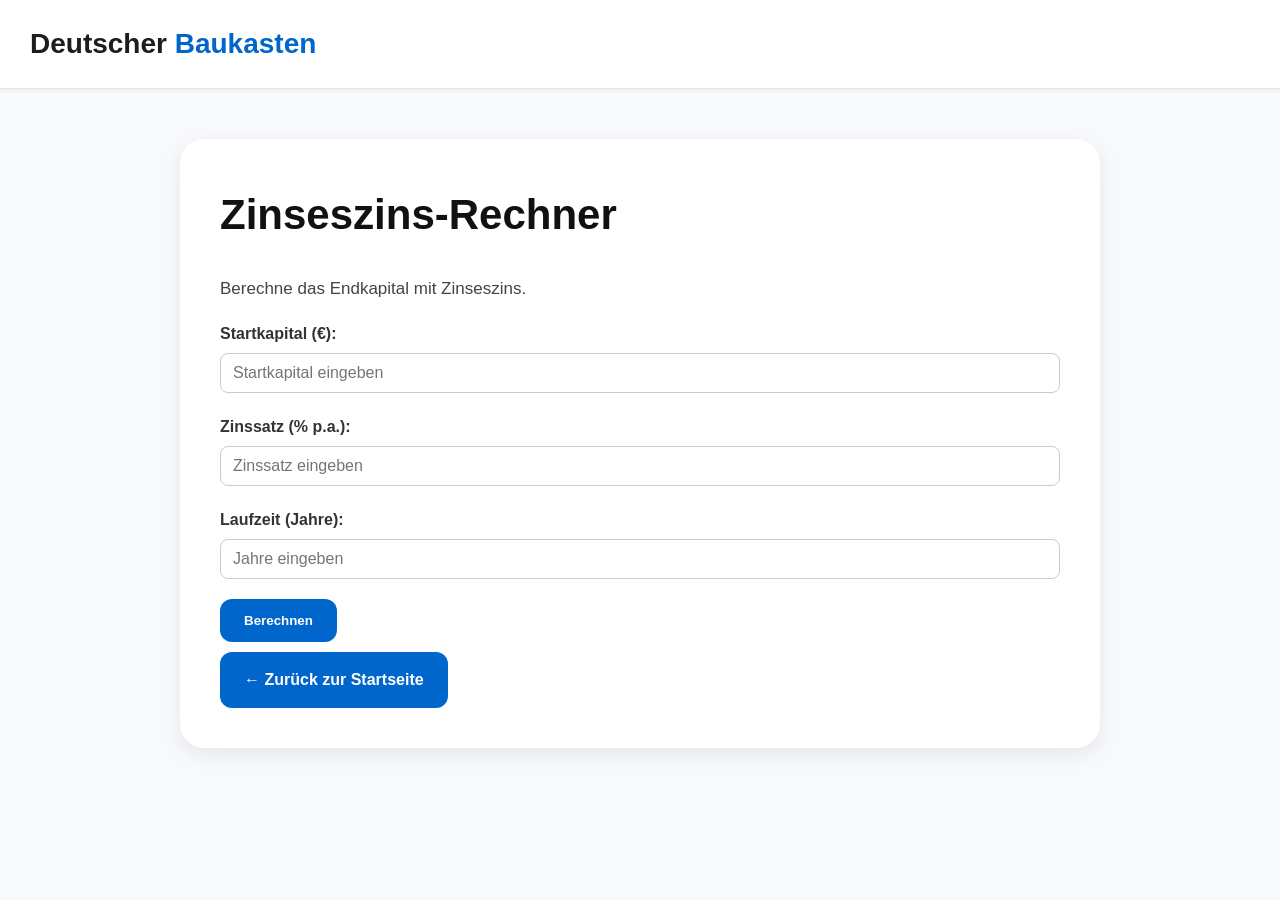
<file: zinseszins-rechner.html>
<!DOCTYPE html>
<html lang="de">
<head>
  <meta charset="UTF-8">
  <meta name="viewport" content="width=device-width, initial-scale=1.0">
  <title>Zinseszins-Rechner - Deutscher Baukasten</title>
  <link rel="stylesheet" href="styles.css">
</head>
<body>
  <header>
    <div class="logo">Deutscher <span>Baukasten</span></div>
  </header>
  <div class="wrapper">
    <div class="card">
      <h1>Zinseszins-Rechner</h1>
      <p>Berechne das Endkapital mit Zinseszins.</p>
      <div class="form-group">
        <label for="kapital">Startkapital (€):</label>
        <input type="number" id="kapital" placeholder="Startkapital eingeben">
      </div>
      <div class="form-group">
        <label for="zins">Zinssatz (% p.a.):</label>
        <input type="number" id="zins" placeholder="Zinssatz eingeben">
      </div>
      <div class="form-group">
        <label for="jahre">Laufzeit (Jahre):</label>
        <input type="number" id="jahre" placeholder="Jahre eingeben">
      </div>
      <button onclick="berechnen()">Berechnen</button>
      <div id="ergebnis" style="margin-top:10px; font-weight:bold;"></div>
      <a class="back-button" href="index.html">← Zurück zur Startseite</a>
    </div>
  </div>
  <script>
    function berechnen() {
      var kapital = parseFloat(document.getElementById('kapital').value);
      var zins = parseFloat(document.getElementById('zins').value);
      var jahre = parseFloat(document.getElementById('jahre').value);
      if (isNaN(kapital) || isNaN(zins) || isNaN(jahre)) {
        document.getElementById('ergebnis').innerHTML = 'Bitte alle Felder ausfüllen.';
        return;
      }
      var endkapital = kapital * Math.pow(1 + zins / 100, jahre);
      document.getElementById('ergebnis').innerHTML = 'Endkapital: ' + endkapital.toFixed(2) + ' €';
    }
  </script>
</body>
</html>
</file>
<file: styles.css>
/* Global reset and typography */
* {
  margin: 0;
  padding: 0;
  box-sizing: border-box;
}

body {
  font-family: Arial, Helvetica, sans-serif;
  background-color: #f4f5f7;
  color: #222;
  line-height: 1.7;
}

/* Header and logo */
header {
  background: #fff;
  border-bottom: 1px solid #e5e5e5;
  padding: 20px 30px;
  position: sticky;
  top: 0;
  z-index: 999;
}

.logo {
  font-size: 28px;
  font-weight: 700;
  color: #1d1d1d;
}

.logo span {
  color: #0066cc;
}

/* Wrapper and card layout */
.wrapper {
  max-width: 960px;
  margin: 50px auto;
  padding: 0 20px;
}

.card {
  background: #fff;
  border-radius: 18px;
  padding: 45px;
  box-shadow: 0 4px 18px rgba(0, 0, 0, 0.06);
}

/* Typography */
h1 {
  font-size: 42px;
  margin-bottom: 25px;
  color: #111;
}

h2 {
  font-size: 24px;
  margin-top: 35px;
  margin-bottom: 15px;
  color: #111;
}

h3 {
  font-size: 20px;
  margin-top: 30px;
  margin-bottom: 10px;
  color: #111;
}

p {
  margin-bottom: 16px;
  font-size: 17px;
  color: #444;
}

/* Links */
a {
  color: #0066cc;
  text-decoration: none;
}

a:hover {
  text-decoration: underline;
}

/* Buttons */
button,
.back-button {
  display: inline-block;
  background: #0066cc;
  color: #fff;
  padding: 12px 22px;
  border: none;
  border-radius: 10px;
  font-weight: 600;
  cursor: pointer;
  transition: background 0.2s ease;
}

button:hover,
.back-button:hover {
  background: #0052a3;
}

/* Forms */
form {
  margin-top: 20px;
}

.form-group {
  margin-bottom: 20px;
}

label {
  display: block;
  margin-bottom: 6px;
  font-weight: bold;
}

input[type="number"],
input[type="text"],
select {
  width: 100%;
  padding: 10px 12px;
  border: 1px solid #ccc;
  border-radius: 8px;
  font-size: 16px;
}

input[type="number"]:focus,
input[type="text"]:focus,
select:focus {
  outline: none;
  border-color: #0066cc;
}

/* Footer */
footer {
  text-align: center;
  padding: 40px 20px;
  color: #777;
  font-size: 15px;
}

/* Responsive design */
@media (max-width: 768px) {
  .wrapper {
    margin: 30px 0;
    padding: 0 15px;
  }

  .card {
    padding: 30px;
  }

  h1 {
    font-size: 32px;
  }/* Theme variables and dark mode */
:root {
  --bg-color: #f4f5f7;
  --text-color: #222;
  --card-bg: #fff;
  --card-shadow: 0 4px 18px rgba(0,0,0,0.06);
  --button-bg: #0066cc;
  --button-hover-bg: #0052a3;
}

body.dark-mode {
  --bg-color: #1a1a1a;
  --text-color: #e2e2e2;
  --card-bg: #2c2c2c;
  --card-shadow: 0 4px 10px rgba(0,0,0,0.8);
  --button-bg: #0052a3;
  --button-hover-bg: #003f82;
}

body {
  background-color: var(--bg-color);
  color: var(--text-color);
}

.card {
  background: var(--card-bg);
  box-shadow: var(--card-shadow);
}

button,
.back-button,
.cta-button {
  background: var(--button-bg);
  color: #fff;
}

button:hover,
.back-button:hover,
.cta-button:hover {
  background: var(--button-hover-bg);
}

  h2 {
    font-size: 22px;
  }

  p, input, select {
    font-size: 16px;
  }
}

/* Modern design overrides */
body {
  background-color: #f7f9fc;
  color: #333;
}

header {
  background: #ffffff;
  box-shadow: 0 2px 4px rgba(0, 0, 0, 0.05);
}

.card {
  border-radius: 24px;
  padding: 40px;
  box-shadow: 0 6px 20px rgba(0, 0, 0, 0.08);
}

button,
.back-button {

  
  
  color: #fff;
  
  padding: 14px 24px;
  border-radius: 12px;
}


button:hover,
.back-button:hover {
  background: #005bb5;
}

/* Hero section */
.hero {
  background: linear-gradient(135deg, #f7fbff 0%, #e0f2ff 100%);
  padding: 60px 20px;
  text-align: center;
}
.hero-content h1 {
  font-size: 2.8rem;
  margin-bottom: 10px;
  color: #004a84;
}
.hero-content p {
  font-size: 1.4rem;
  margin-bottom: 25px;
  color: #333;
}
.cta-button {
  display: inline-block;
  background-color: #0073e6;
  color: #fff;
  padding: 14px 28px;
  border-radius: 8px;
  text-decoration: none;
  font-weight: 600;
  transition: background 0.2s;
}
.cta-button:hover {
  background-color: #005bb5;
}

/* Tool grid */
.tool-grid {
  display: grid;
  grid-template-columns: repeat(auto-fill, minmax(240px, 1fr));
  gap: 20px;
  margin-top: 20px;
}
.tool-card {
  background-color: #fff;
  border-radius: 16px;
  box-shadow: 0 2px 8px rgba(0,0,0,0.08);
  padding: 24px;
  text-align: center;
  text-decoration: none;
  color: #333;
  transition: transform 0.2s ease, box-shadow 0.2s ease;
}
.tool-card:hover {
  transform: translateY(-4px);
  box-shadow: 0 4px 12px rgba(0,0,0,0.15);
}
.tool-icon {
  font-size: 2.4rem;
  margin-bottom: 12px;
}
.legal-link {
  color: #0073e6;
  text-decoration: underline;
}
.legal-link:hover {
  color: #005bb5;
}

/* Status indicator styles for result */
.result {
  margin-top: 15px;
  padding: 15px;
  border-radius: var(--border-radius);
  font-weight: bold;
}

/* Theme variables for light and dark mode *6/
:root {
  --bg-color: #f4f5f7;
  --text-color: #222;
  --card-bg: #ffffff;
  --card-shadow: 0 4px 18px rgba(0,0,0,0.06);
  --button-bg: #0066cc;
  --button-hover-bg: #0052a3;
  --border-radius: 12px;
}

body.dark-mode {
  --bg-color: #0f1216;
  --text-color: #e5e7eb;
  --card-bg: #1a1f24;
  --card-shadow: 0 4px 12px rgba(0,0,0,0.5);
  --button-bg: #2ea9ff;
  --button-hover-bg: #1e7fc9;
}

.status-bad {
  background-color: #ffcccc;
  color: #b91d47;
}

.status-mid {
  background-color: #fff5cc;
  color: #b58b00;
}

.status-good {
  background-color: #ccffcc;
  color: #1c7c1c;
}

.action-buttons {
  display: flex;
  gap: 10px;
  margin-top: 10px;
}

.action-buttons button {
  padding: 8px 16px;
  background-color: var(--button-bg);
  color: #fff;
  border: none;
  border-radius: var(--border-radius);
  cursor: pointer;
  transition: background 0.2s ease;
}

.action-buttons button:hover {
  background-color: var(--button-hover-bg);
}
</file>
